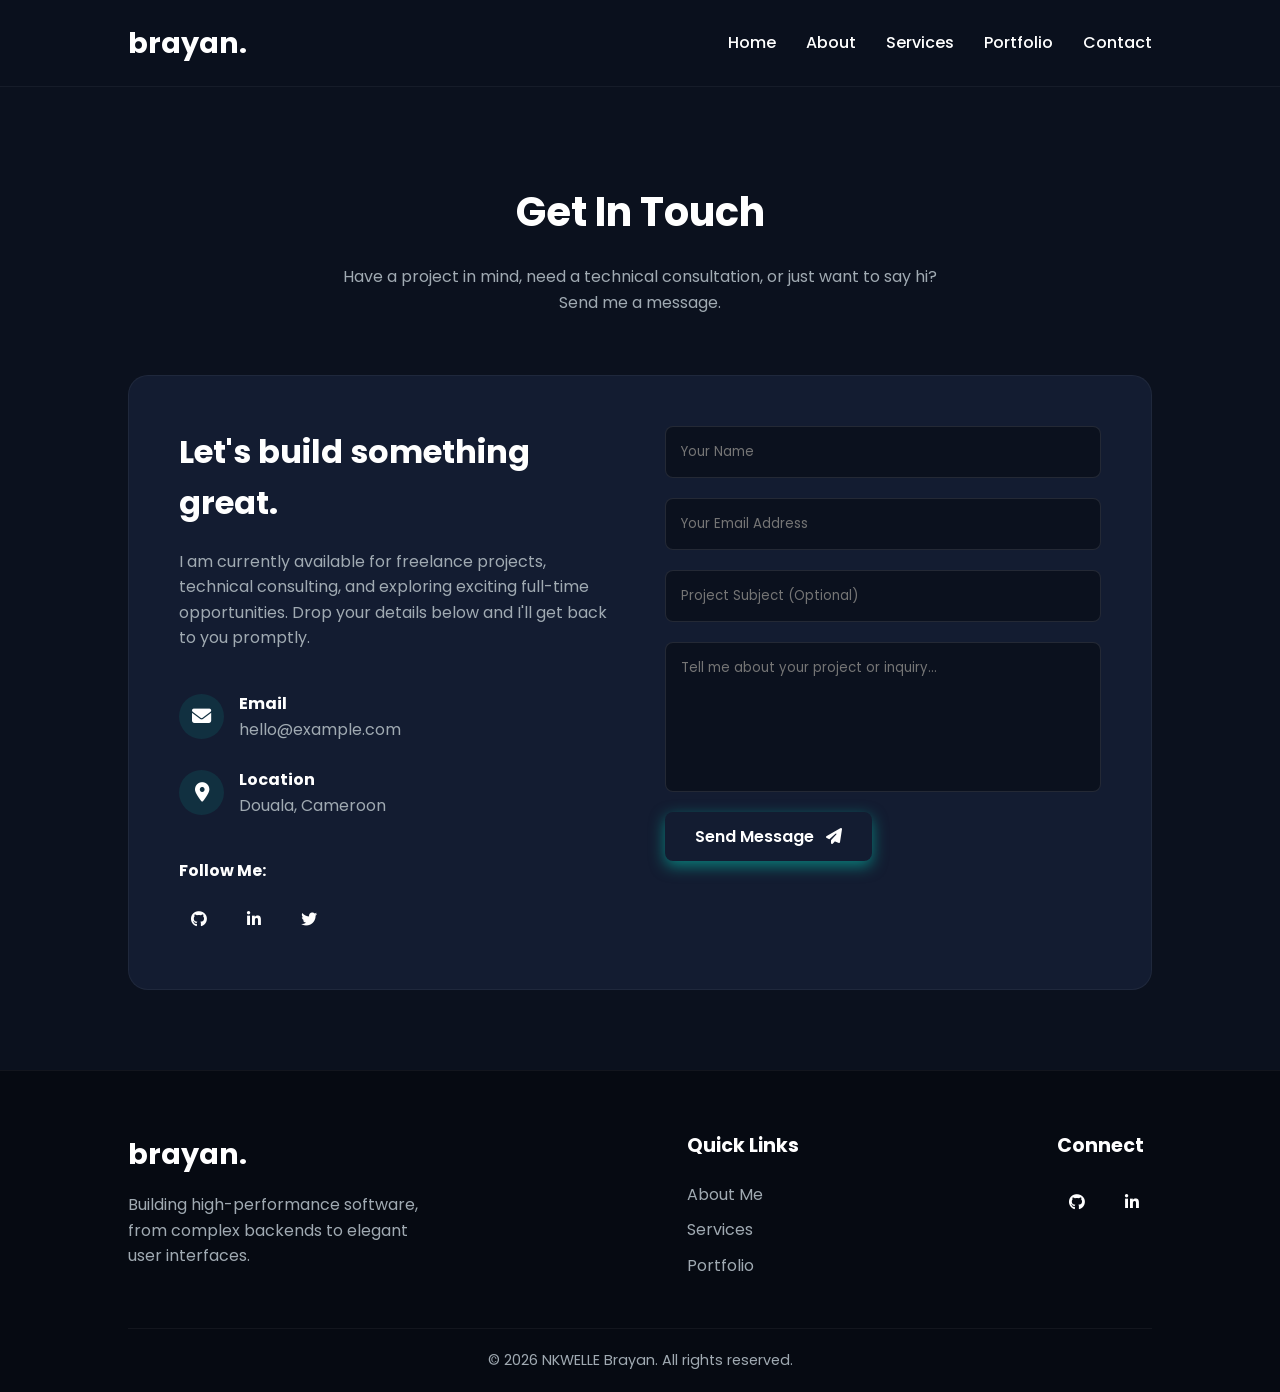
<file: contact.html>
<!DOCTYPE html>
<html lang="en">
<head>
    <meta charset="UTF-8">
    <meta name="viewport" content="width=device-width, initial-scale=1.0">
    <title>Contact | NKWELLE Brayan</title>
    <link href="https://fonts.googleapis.com/css2?family=Poppins:wght@400;500;600;700&display=swap" rel="stylesheet">
    <link rel="stylesheet" href="https://cdnjs.cloudflare.com/ajax/libs/font-awesome/6.4.0/css/all.min.css">
    <link rel="stylesheet" href="style.css">
</head>
<body>

    <header>
        <a href="index.html" class="logo">brayan.</a>
        <nav>
            <ul>
                <li><a href="index.html">Home</a></li>
                <li><a href="about.html">About</a></li>
                <li><a href="services.html">Services</a></li>
                <li><a href="portfolio.html">Portfolio</a></li>
                <li><a href="contact.html" class="active">Contact</a></li>
            </ul>
        </nav>
    </header>

    <main>
        <section>
            <h2 class="section-title">Get In <span>Touch</span></h2>
            <p class="section-subtitle">Have a project in mind, need a technical consultation, or just want to say hi? Send me a message.</p>

            <div class="contact-wrapper">
                <div class="contact-info">
                    <h3 style="font-size: 2rem; margin-bottom: 20px;">Let's build something great.</h3>
                    <p style="color: var(--text-gray); margin-bottom: 40px;">I am currently available for freelance projects, technical consulting, and exploring exciting full-time opportunities. Drop your details below and I'll get back to you promptly.</p>
                    
                    <div class="info-item">
                        <i class="fas fa-envelope"></i>
                        <div>
                            <strong style="color: var(--text-light);">Email</strong><br>
                            <span style="color: var(--text-gray);">hello@example.com</span>
                        </div>
                    </div>
                    
                    <div class="info-item">
                        <i class="fas fa-location-dot"></i>
                        <div>
                            <strong style="color: var(--text-light);">Location</strong><br>
                            <span style="color: var(--text-gray);">Douala, Cameroon</span>
                        </div>
                    </div>

                    <div style="margin-top: 40px;">
                        <strong style="display: block; margin-bottom: 15px;">Follow Me:</strong>
                        <div class="social-links">
                            <a href="#" class="social-icon"><i class="fab fa-github"></i></a>
                            <a href="#" class="social-icon"><i class="fab fa-linkedin-in"></i></a>
                            <a href="#" class="social-icon"><i class="fab fa-twitter"></i></a>
                        </div>
                    </div>
                </div>

                <form class="contact-form" onsubmit="event.preventDefault(); alert('Message sent successfully!');">
                    <input type="text" placeholder="Your Name" required>
                    <input type="email" placeholder="Your Email Address" required>
                    <input type="text" placeholder="Project Subject (Optional)">
                    <textarea placeholder="Tell me about your project or inquiry..." required></textarea>
                    <button type="submit" class="btn btn-primary" style="width: max-content;">Send Message <i class="fas fa-paper-plane" style="margin-left: 8px;"></i></button>
                </form>
            </div>
        </section>
    </main>

    <footer>
        <div class="footer-content">
            <div class="footer-brand">
                <a href="index.html" class="logo">brayan.</a>
                <p>Building high-performance software, from complex backends to elegant user interfaces.</p>
            </div>
            <div class="footer-links">
                <h4>Quick Links</h4>
                <ul>
                    <li><a href="about.html">About Me</a></li>
                    <li><a href="services.html">Services</a></li>
                    <li><a href="portfolio.html">Portfolio</a></li>
                </ul>
            </div>
            <div class="footer-social">
                <h4>Connect</h4>
                <div class="social-links">
                    <a href="#" class="social-icon"><i class="fab fa-github"></i></a>
                    <a href="#" class="social-icon"><i class="fab fa-linkedin-in"></i></a>
                </div>
            </div>
        </div>
        <div class="footer-bottom">
            <p>&copy; 2026 NKWELLE Brayan. All rights reserved.</p>
        </div>
    </footer>

</body>
</html>
</file>
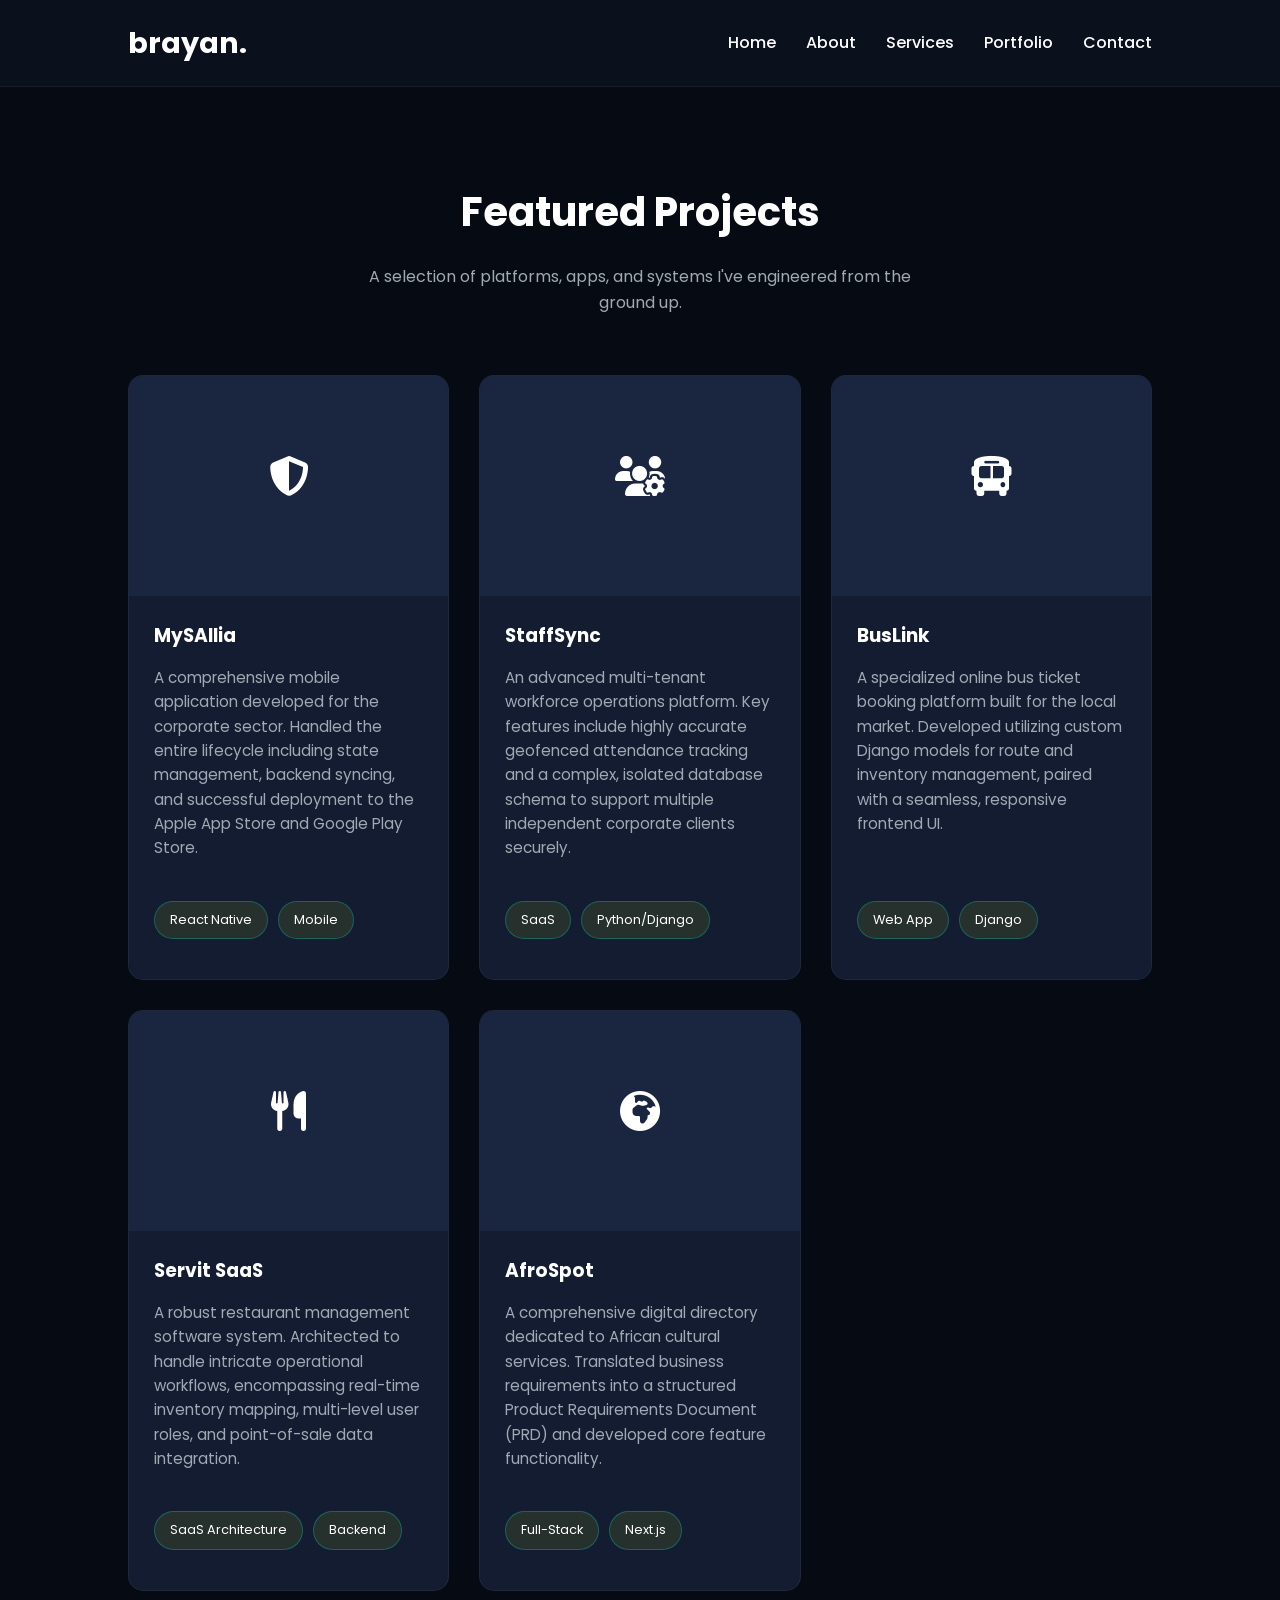
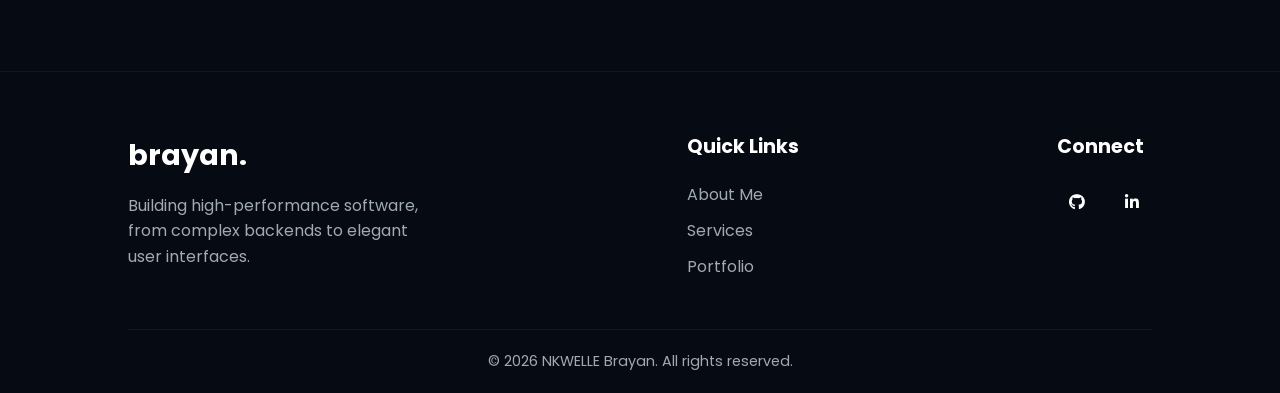
<file: portfolio.html>
<!DOCTYPE html>
<html lang="en">
<head>
    <meta charset="UTF-8">
    <meta name="viewport" content="width=device-width, initial-scale=1.0">
    <title>Portfolio | NKWELLE Brayan</title>
    <link href="https://fonts.googleapis.com/css2?family=Poppins:wght@400;500;600;700&display=swap" rel="stylesheet">
    <link rel="stylesheet" href="https://cdnjs.cloudflare.com/ajax/libs/font-awesome/6.4.0/css/all.min.css">
    <link rel="stylesheet" href="style.css">
</head>
<body style="background-color: var(--bg-darker);">

    <header>
        <a href="index.html" class="logo">brayan.</a>
        <nav>
            <ul>
                <li><a href="index.html">Home</a></li>
                <li><a href="about.html">About</a></li>
                <li><a href="services.html">Services</a></li>
                <li><a href="portfolio.html" class="active">Portfolio</a></li>
                <li><a href="contact.html">Contact</a></li>
            </ul>
        </nav>
    </header>

    <main>
        <section>
            <h2 class="section-title">Featured <span>Projects</span></h2>
            <p class="section-subtitle">A selection of platforms, apps, and systems I've engineered from the ground up.</p>

            <div class="grid-3">
                
                <div class="card portfolio-card">
                    <div class="portfolio-img"><i class="fas fa-shield-halved"></i></div>
                    <div class="portfolio-info">
                        <h3>MySAllia</h3>
                        <p>A comprehensive mobile application developed for the corporate sector. Handled the entire lifecycle including state management, backend syncing, and successful deployment to the Apple App Store and Google Play Store.</p>
                        <div class="tech-stack" style="margin-bottom: 15px;">
                            <span class="tech-badge" style="font-size: 0.8rem;">React Native</span>
                            <span class="tech-badge" style="font-size: 0.8rem;">Mobile</span>
                        </div>
                    </div>
                </div>

                <div class="card portfolio-card">
                    <div class="portfolio-img"><i class="fas fa-users-gear"></i></div>
                    <div class="portfolio-info">
                        <h3>StaffSync</h3>
                        <p>An advanced multi-tenant workforce operations platform. Key features include highly accurate geofenced attendance tracking and a complex, isolated database schema to support multiple independent corporate clients securely.</p>
                        <div class="tech-stack" style="margin-bottom: 15px;">
                            <span class="tech-badge" style="font-size: 0.8rem;">SaaS</span>
                            <span class="tech-badge" style="font-size: 0.8rem;">Python/Django</span>
                        </div>
                    </div>
                </div>

                <div class="card portfolio-card">
                    <div class="portfolio-img"><i class="fas fa-bus"></i></div>
                    <div class="portfolio-info">
                        <h3>BusLink</h3>
                        <p>A specialized online bus ticket booking platform built for the local market. Developed utilizing custom Django models for route and inventory management, paired with a seamless, responsive frontend UI.</p>
                        <div class="tech-stack" style="margin-bottom: 15px;">
                            <span class="tech-badge" style="font-size: 0.8rem;">Web App</span>
                            <span class="tech-badge" style="font-size: 0.8rem;">Django</span>
                        </div>
                    </div>
                </div>

                <div class="card portfolio-card">
                    <div class="portfolio-img"><i class="fas fa-utensils"></i></div>
                    <div class="portfolio-info">
                        <h3>Servit SaaS</h3>
                        <p>A robust restaurant management software system. Architected to handle intricate operational workflows, encompassing real-time inventory mapping, multi-level user roles, and point-of-sale data integration.</p>
                        <div class="tech-stack" style="margin-bottom: 15px;">
                            <span class="tech-badge" style="font-size: 0.8rem;">SaaS Architecture</span>
                            <span class="tech-badge" style="font-size: 0.8rem;">Backend</span>
                        </div>
                    </div>
                </div>

                <div class="card portfolio-card">
                    <div class="portfolio-img"><i class="fas fa-earth-africa"></i></div>
                    <div class="portfolio-info">
                        <h3>AfroSpot</h3>
                        <p>A comprehensive digital directory dedicated to African cultural services. Translated business requirements into a structured Product Requirements Document (PRD) and developed core feature functionality.</p>
                        <div class="tech-stack" style="margin-bottom: 15px;">
                            <span class="tech-badge" style="font-size: 0.8rem;">Full-Stack</span>
                            <span class="tech-badge" style="font-size: 0.8rem;">Next.js</span>
                        </div>
                    </div>
                </div>

            </div>
        </section>
    </main>

    <footer>
        <div class="footer-content">
            <div class="footer-brand">
                <a href="index.html" class="logo">brayan.</a>
                <p>Building high-performance software, from complex backends to elegant user interfaces.</p>
            </div>
            <div class="footer-links">
                <h4>Quick Links</h4>
                <ul>
                    <li><a href="about.html">About Me</a></li>
                    <li><a href="services.html">Services</a></li>
                    <li><a href="portfolio.html">Portfolio</a></li>
                </ul>
            </div>
            <div class="footer-social">
                <h4>Connect</h4>
                <div class="social-links">
                    <a href="#" class="social-icon"><i class="fab fa-github"></i></a>
                    <a href="#" class="social-icon"><i class="fab fa-linkedin-in"></i></a>
                </div>
            </div>
        </div>
        <div class="footer-bottom">
            <p>&copy; 2026 NKWELLE Brayan. All rights reserved.</p>
        </div>
    </footer>

</body>
</html>
</file>
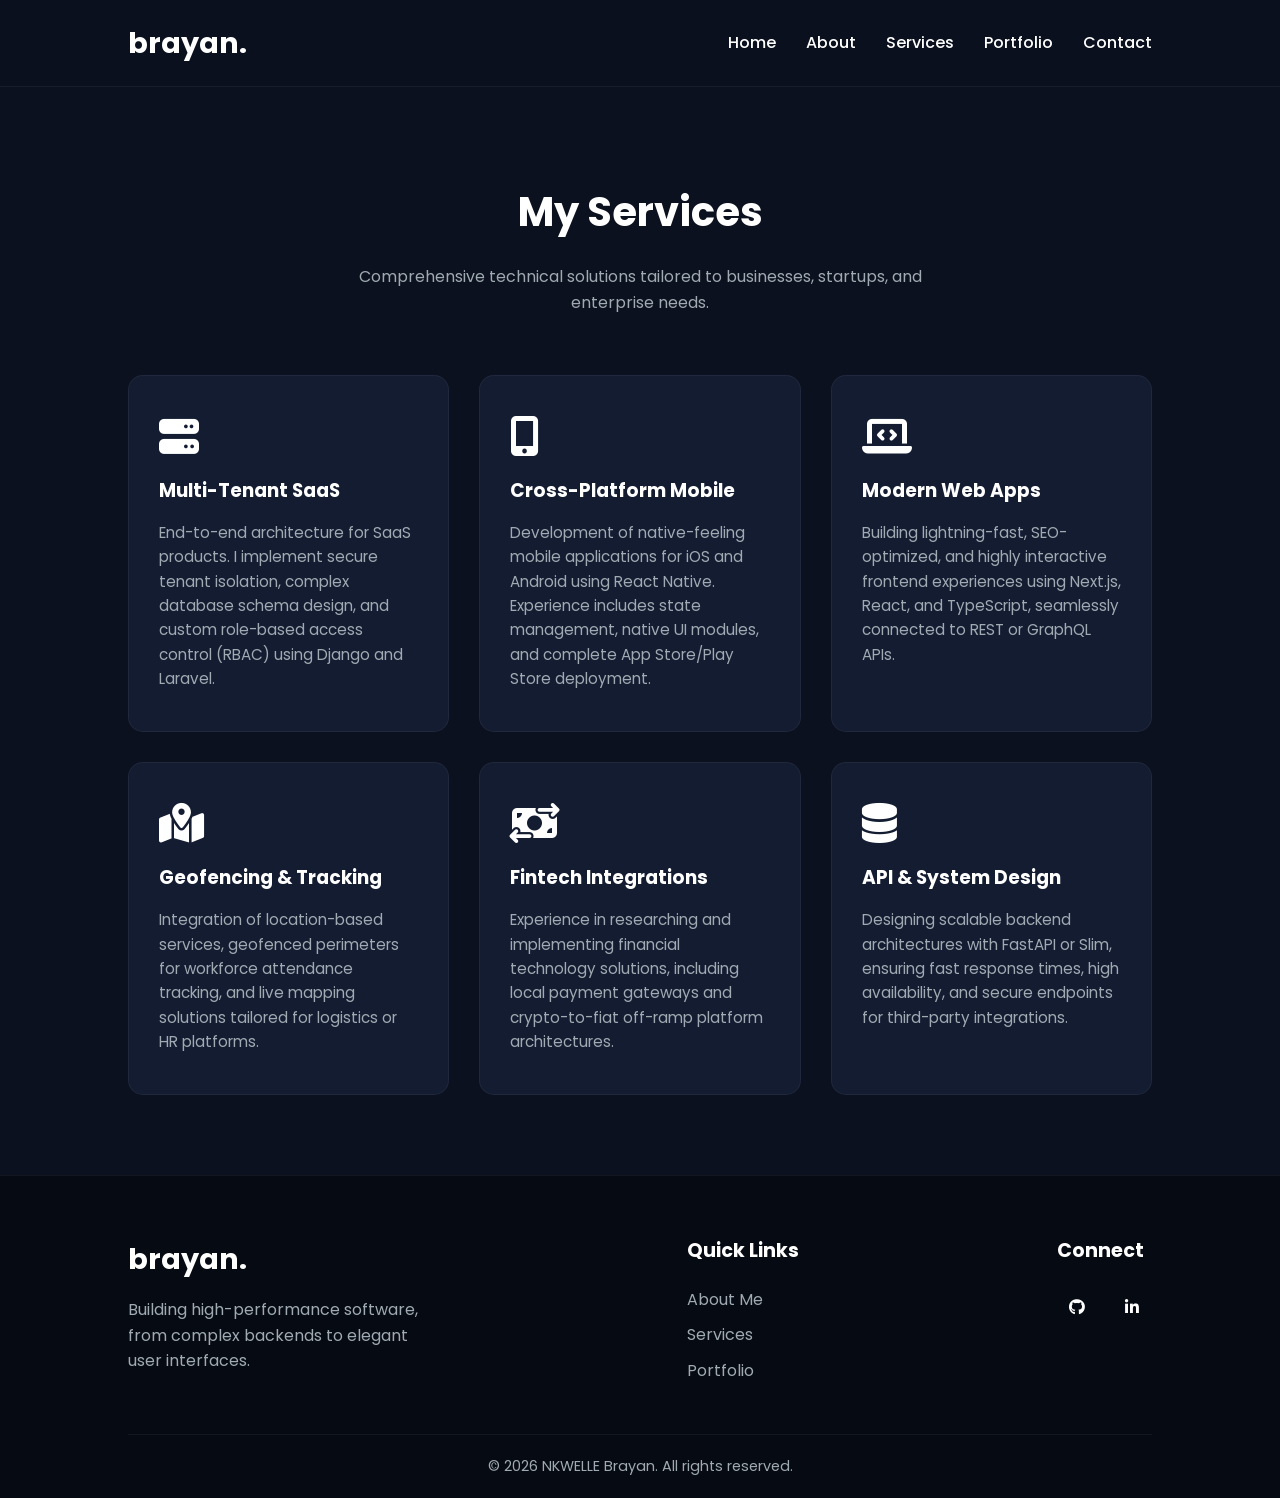
<file: services.html>
<!DOCTYPE html>
<html lang="en">
<head>
    <meta charset="UTF-8">
    <meta name="viewport" content="width=device-width, initial-scale=1.0">
    <title>Services | NKWELLE Brayan</title>
    <link href="https://fonts.googleapis.com/css2?family=Poppins:wght@400;500;600;700&display=swap" rel="stylesheet">
    <link rel="stylesheet" href="https://cdnjs.cloudflare.com/ajax/libs/font-awesome/6.4.0/css/all.min.css">
    <link rel="stylesheet" href="style.css">
</head>
<body>

    <header>
        <a href="index.html" class="logo">brayan.</a>
        <nav>
            <ul>
                <li><a href="index.html">Home</a></li>
                <li><a href="about.html">About</a></li>
                <li><a href="services.html" class="active">Services</a></li>
                <li><a href="portfolio.html">Portfolio</a></li>
                <li><a href="contact.html">Contact</a></li>
            </ul>
        </nav>
    </header>

    <main>
        <section>
            <h2 class="section-title">My <span>Services</span></h2>
            <p class="section-subtitle">Comprehensive technical solutions tailored to businesses, startups, and enterprise needs.</p>

            <div class="grid-3">
                <div class="card">
                    <i class="fas fa-server"></i>
                    <h3>Multi-Tenant SaaS</h3>
                    <p>End-to-end architecture for SaaS products. I implement secure tenant isolation, complex database schema design, and custom role-based access control (RBAC) using Django and Laravel.</p>
                </div>
                <div class="card">
                    <i class="fas fa-mobile-alt"></i>
                    <h3>Cross-Platform Mobile</h3>
                    <p>Development of native-feeling mobile applications for iOS and Android using React Native. Experience includes state management, native UI modules, and complete App Store/Play Store deployment.</p>
                </div>
                <div class="card">
                    <i class="fas fa-laptop-code"></i>
                    <h3>Modern Web Apps</h3>
                    <p>Building lightning-fast, SEO-optimized, and highly interactive frontend experiences using Next.js, React, and TypeScript, seamlessly connected to REST or GraphQL APIs.</p>
                </div>
                <div class="card">
                    <i class="fas fa-map-location-dot"></i>
                    <h3>Geofencing & Tracking</h3>
                    <p>Integration of location-based services, geofenced perimeters for workforce attendance tracking, and live mapping solutions tailored for logistics or HR platforms.</p>
                </div>
                <div class="card">
                    <i class="fas fa-money-bill-transfer"></i>
                    <h3>Fintech Integrations</h3>
                    <p>Experience in researching and implementing financial technology solutions, including local payment gateways and crypto-to-fiat off-ramp platform architectures.</p>
                </div>
                <div class="card">
                    <i class="fas fa-database"></i>
                    <h3>API & System Design</h3>
                    <p>Designing scalable backend architectures with FastAPI or Slim, ensuring fast response times, high availability, and secure endpoints for third-party integrations.</p>
                </div>
            </div>
        </section>
    </main>

    <footer>
        <div class="footer-content">
            <div class="footer-brand">
                <a href="index.html" class="logo">brayan.</a>
                <p>Building high-performance software, from complex backends to elegant user interfaces.</p>
            </div>
            <div class="footer-links">
                <h4>Quick Links</h4>
                <ul>
                    <li><a href="about.html">About Me</a></li>
                    <li><a href="services.html">Services</a></li>
                    <li><a href="portfolio.html">Portfolio</a></li>
                </ul>
            </div>
            <div class="footer-social">
                <h4>Connect</h4>
                <div class="social-links">
                    <a href="#" class="social-icon"><i class="fab fa-github"></i></a>
                    <a href="#" class="social-icon"><i class="fab fa-linkedin-in"></i></a>
                </div>
            </div>
        </div>
        <div class="footer-bottom">
            <p>&copy; 2026 NKWELLE Brayan. All rights reserved.</p>
        </div>
    </footer>

</body>
</html>
</file>
<file: style.css>
:root {
    --bg-color: #0b111e;
    --bg-darker: #060a12;
    --accent-color: #ff0000#00dfc4;
    --accent-glow: rgba(0, 223, 196, 0.5);
    --text-light: #ffffff;
    --text-gray: #a0aab2;
    --font-main: 'Poppins', sans-serif;
    --card-bg: #131c31;
    --border-color: rgba(255, 255, 255, 0.05);
}

* {
    margin: 0;
    padding: 0;
    box-sizing: border-box;
    font-family: var(--font-main);
}

body {
    background-color: var(--bg-color);
    color: var(--text-light);
    line-height: 1.6;
    display: flex;
    flex-direction: column;
    min-height: 100vh;
}

/* --- Navigation --- */
header {
    position: fixed;
    top: 0;
    width: 100%;
    padding: 20px 10%;
    display: flex;
    justify-content: space-between;
    align-items: center;
    background: rgba(11, 17, 30, 0.95);
    backdrop-filter: blur(10px);
    z-index: 1000;
    border-bottom: 1px solid var(--border-color);
}

.logo {
    font-size: 1.8rem;
    font-weight: 700;
    text-decoration: none;
    color: var(--text-light);
}

nav ul {
    list-style: none;
    display: flex;
    gap: 30px;
}

nav ul li a {
    text-decoration: none;
    color: var(--text-light);
    font-size: 1rem;
    font-weight: 500;
    transition: color 0.3s ease;
}

nav ul li a:hover,
nav ul li a.active {
    color: var(--accent-color);
}

/* --- Footer --- */
footer {
    margin-top: auto;
    background-color: var(--bg-darker);
    padding: 60px 10% 20px;
    border-top: 1px solid var(--border-color);
}

.footer-content {
    display: flex;
    justify-content: space-between;
    flex-wrap: wrap;
    gap: 40px;
    margin-bottom: 40px;
}

.footer-brand p {
    color: var(--text-gray);
    margin-top: 15px;
    max-width: 300px;
}

.footer-links h4, .footer-social h4 {
    color: var(--text-light);
    margin-bottom: 20px;
    font-size: 1.2rem;
}

.footer-links ul {
    list-style: none;
}

.footer-links ul li {
    margin-bottom: 10px;
}

.footer-links ul li a {
    color: var(--text-gray);
    text-decoration: none;
    transition: color 0.3s ease;
}

.footer-links ul li a:hover {
    color: var(--accent-color);
}

.footer-bottom {
    text-align: center;
    padding-top: 20px;
    border-top: 1px solid var(--border-color);
    color: var(--text-gray);
    font-size: 0.9rem;
}

/* --- Global Layout Styles --- */
main {
    flex: 1;
    padding-top: 100px; /* Account for fixed header */
}

section {
    padding: 80px 10%;
}

.section-title {
    text-align: center;
    font-size: 2.5rem;
    margin-bottom: 20px;
    color: var(--text-light);
}

.section-title span {
    color: var(--accent-color);
}

.section-subtitle {
    text-align: center;
    color: var(--text-gray);
    margin-bottom: 60px;
    max-width: 600px;
    margin-inline: auto;
}

/* --- Buttons & Socials --- */
.btn {
    padding: 12px 30px;
    border-radius: 8px;
    font-size: 1rem;
    font-weight: 600;
    cursor: pointer;
    text-decoration: none;
    transition: all 0.3s ease;
    display: inline-block;
}

.btn-primary {
    background: linear-gradient(90deg, var(--accent-color), #8f0000f9);
    color: var(--text-light);
    border: none;
    box-shadow: 0 5px 15px var(--accent-glow);
}

.btn-primary:hover {
    box-shadow: 0 5px 25px rgba(223, 0, 0, 0.977);
    transform: translateY(-2px);
}

.btn-secondary {
    background: transparent;
    color: var(--accent-color);
    border: 2px solid var(--accent-color);
    box-shadow: inset 0 0 10px rgba(183, 191, 190, 0.943), 0 0 10px rgba(223, 86, 0, 0.934);
}

.btn-secondary:hover {
    background: rgba(223, 123, 0, 0.1);
}

.social-links {
    display: flex;
    gap: 15px;
}

.social-icon {
    display: flex;
    justify-content: center;
    align-items: center;
    width: 40px;
    height: 40px;
    border-radius: 50%;
    color: var(--accent-color);
    border: 1px solid var(--accent-color);
    text-decoration: none;
    transition: all 0.3s ease;
}

.social-icon:hover {
    background-color: var(--accent-color);
    color: var(--bg-color);
}

/* --- Hero Section --- */
.hero {
    display: flex;
    justify-content: space-between;
    align-items: center;
    min-height: 85vh;
    gap: 50px;
}

.hero-content { flex: 1; max-width: 600px; }
.hero-content h1 { font-size: 3.5rem; line-height: 1.2; margin-bottom: 10px; }
.hero-content h2 { font-size: 2rem; color: var(--accent-color); margin-bottom: 20px; }
.hero-content p { color: var(--text-gray); margin-bottom: 30px; font-size: 1.1rem; }

.image-wrapper {
    position: relative;
    width: 380px;
    height: 380px;
    border-radius: 50%;
    display: flex;
    justify-content: center;
    align-items: center;
}

.image-wrapper::before {
    content: ''; position: absolute; width: 100%; height: 100%; border-radius: 50%;
    background: radial-gradient(circle, var(--accent-glow) 0%, transparent 70%); transform: scale(1.4);
}

.image-wrapper img { width: 100%; height: 100%; object-fit: cover; border-radius: 50%; z-index: 2; position: relative; }

/* --- About Page Details --- */
.about-grid { display: grid; grid-template-columns: 1fr 1fr; gap: 50px; align-items: center; margin-bottom: 80px; }
.tech-stack { display: flex; flex-wrap: wrap; gap: 10px; margin-top: 20px; }
.tech-badge { background: rgba(208, 223, 0, 0.1); color: var(--accent-color); padding: 8px 15px; border-radius: 20px; border: 1px solid rgba(0, 223, 196, 0.3); }

/* Timeline */
.timeline { position: relative; max-width: 800px; margin: 0 auto; padding-left: 30px; border-left: 2px solid var(--accent-color); }
.timeline-item { margin-bottom: 40px; position: relative; }
.timeline-item::before {
    content: ''; position: absolute; left: -39px; top: 0; width: 16px; height: 16px;
    border-radius: 50%; background: var(--bg-color); border: 3px solid var(--accent-color);
}
.timeline-date { color: var(--accent-color); font-weight: 600; margin-bottom: 5px; }
.timeline-content h3 { font-size: 1.3rem; margin-bottom: 10px; }
.timeline-content p { color: var(--text-gray); }

/* --- Services & Portfolio Grids --- */
.grid-3 { display: grid; grid-template-columns: repeat(auto-fit, minmax(300px, 1fr)); gap: 30px; }
.card { background: var(--card-bg); padding: 40px 30px; border-radius: 15px; border: 1px solid var(--border-color); transition: transform 0.3s ease; }
.card:hover { transform: translateY(-10px); border-color: rgba(223, 219, 0, 0.29); }
.card i { font-size: 2.5rem; color: var(--accent-color); margin-bottom: 20px; }
.card h3 { margin-bottom: 15px; }
.card p { color: var(--text-gray); font-size: 0.95rem; }

/* Portfolio specific */
.portfolio-card { padding: 0; overflow: hidden; display: flex; flex-direction: column; }
.portfolio-img { width: 100%; height: 220px; background: #1a2540; display: flex; justify-content: center; align-items: center; font-size: 3rem; color: var(--accent-color); }
.portfolio-info { padding: 25px; flex: 1; display: flex; flex-direction: column; }
.portfolio-info p { margin-bottom: 20px; flex: 1; }
.portfolio-link { color: var(--accent-color); text-decoration: none; font-weight: 600; margin-top: auto; }

/* --- Contact Page --- */
.contact-wrapper { display: flex; gap: 50px; background: var(--card-bg); padding: 50px; border-radius: 20px; border: 1px solid var(--border-color); }
.contact-info { flex: 1; }
.info-item { display: flex; align-items: center; gap: 15px; margin-bottom: 25px; }
.info-item i { width: 45px; height: 45px; background: rgba(0, 223, 196, 0.1); color: var(--accent-color); display: flex; justify-content: center; align-items: center; border-radius: 50%; font-size: 1.2rem; }
.contact-form { flex: 1; display: flex; flex-direction: column; gap: 20px; }
.contact-form input, .contact-form textarea { width: 100%; padding: 15px; background: var(--bg-color); border: 1px solid rgba(255, 255, 255, 0.1); border-radius: 8px; color: var(--text-light); }
.contact-form textarea { height: 150px; resize: none; }

/* --- Responsive --- */
@media (max-width: 992px) {
    header { padding: 20px 5%; }
    nav ul { display: none; }
    .hero, .about-grid, .contact-wrapper { flex-direction: column; text-align: center; }
    .hero-content h1 { font-size: 2.8rem; }
    .image-wrapper { width: 300px; height: 300px; margin: 0 auto; }
    .tech-stack, .social-links { justify-content: center; }
    .timeline { padding-left: 20px; }
    .timeline-item::before { left: -29px; }
    .info-item { text-align: left; }
}
</file>
